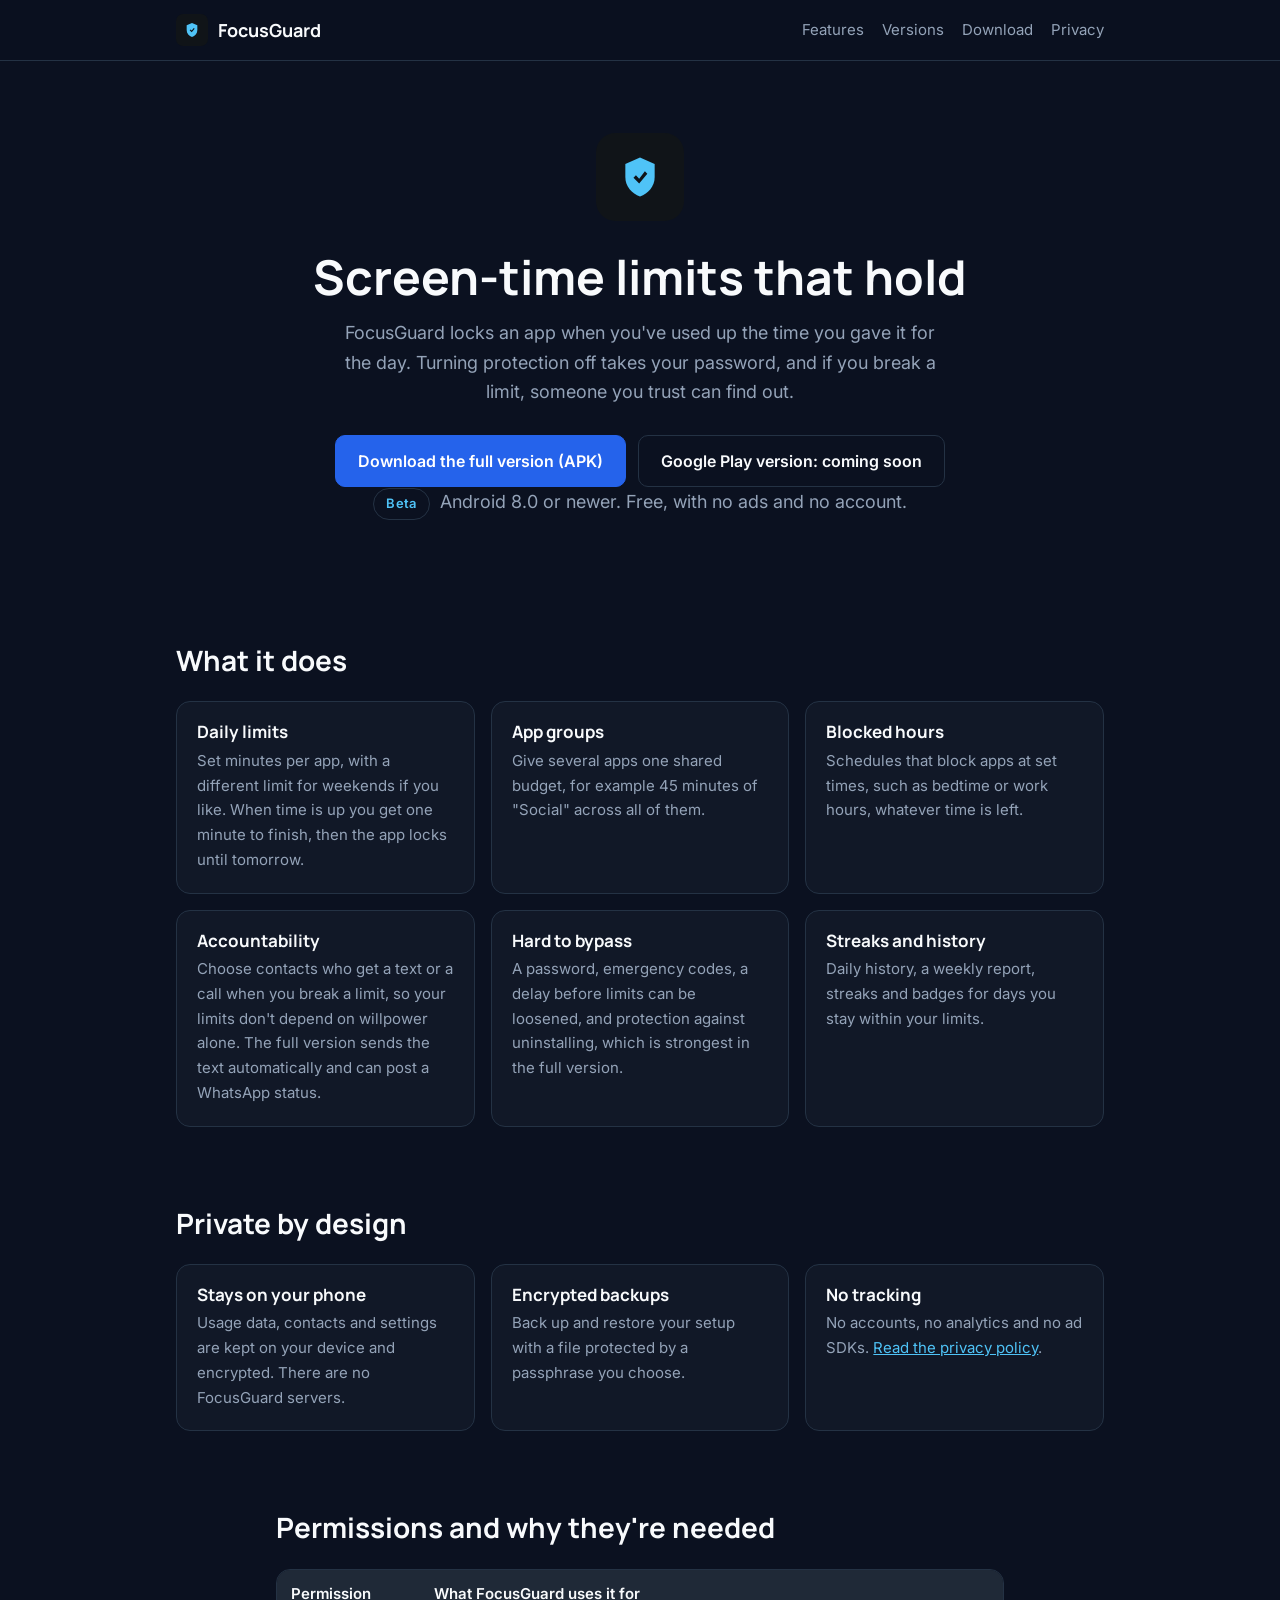
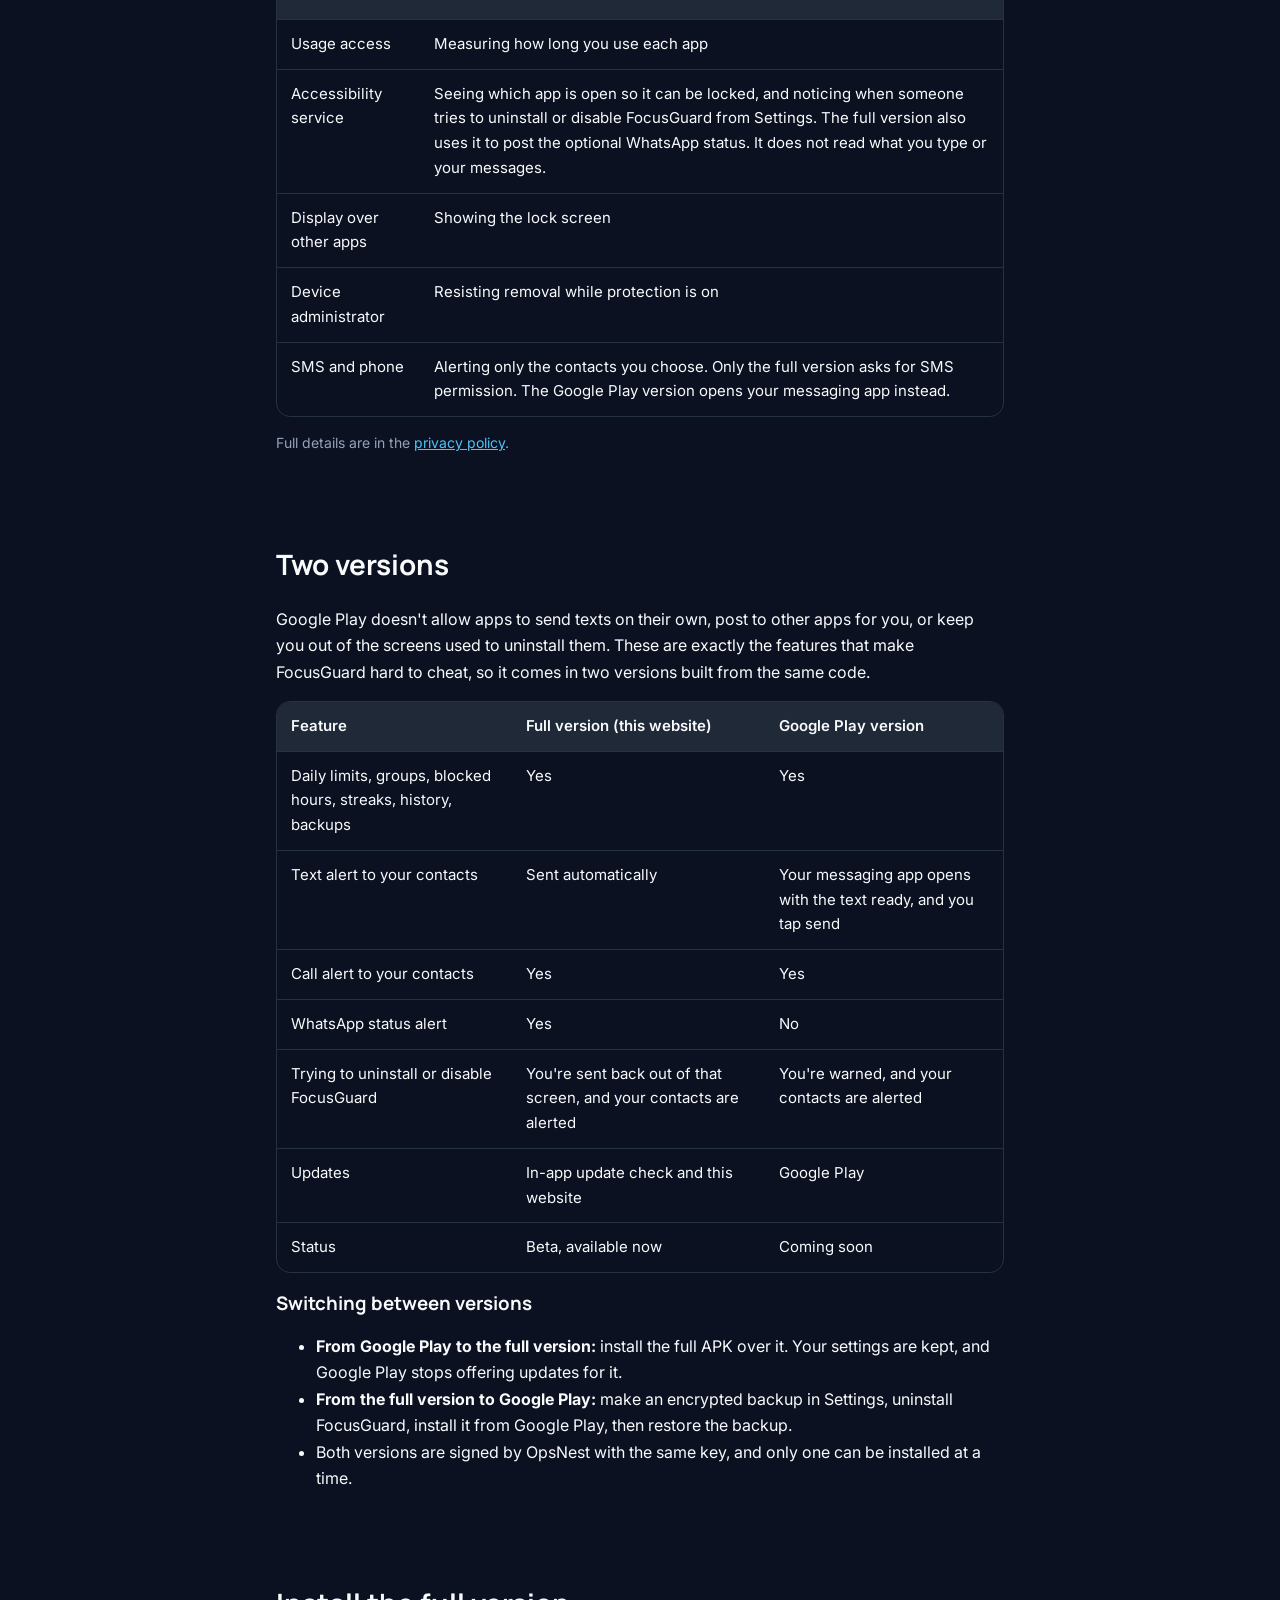
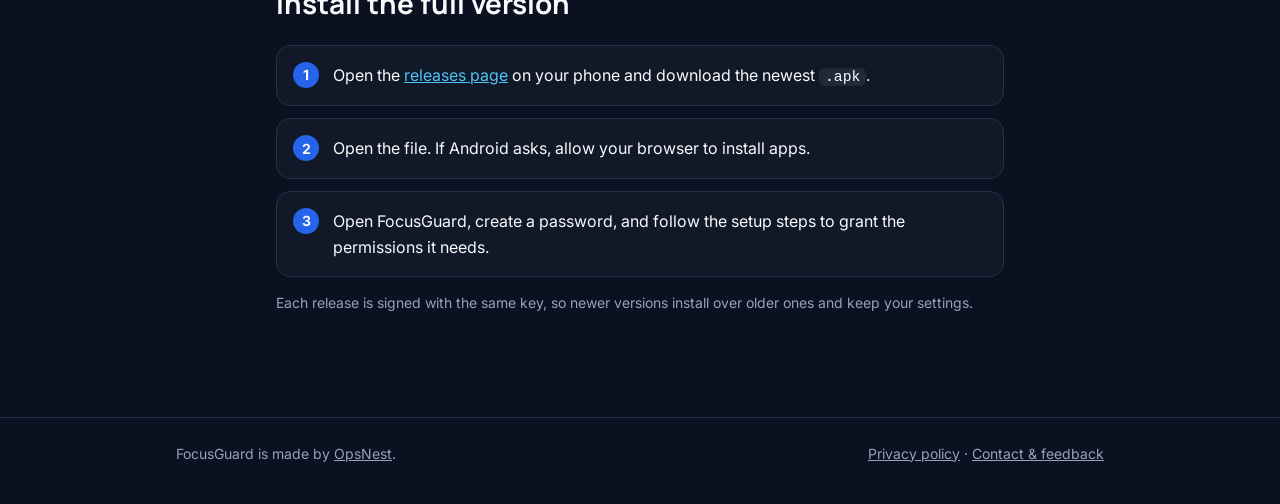
<file: site/index.html>
<!DOCTYPE html>
<html lang="en">
<head>
  <meta charset="utf-8">
  <meta name="viewport" content="width=device-width, initial-scale=1">
  <title>FocusGuard — Stick to your screen-time limits</title>
  <meta name="description" content="FocusGuard for Android: daily app limits that lock when time's up, with a friend to keep you honest. No account, no ads, no tracking.">
  <link rel="canonical" href="https://opsnest.in/focusguard/">
  <link rel="icon" href="assets/icon.svg" type="image/svg+xml">
  <meta property="og:title" content="FocusGuard by OpsNest">
  <meta property="og:description" content="Daily app limits that lock when time&#39;s up, with a friend to keep you honest.">
  <meta property="og:url" content="https://opsnest.in/focusguard/">
  <link rel="preconnect" href="https://fonts.googleapis.com">
  <link rel="preconnect" href="https://fonts.gstatic.com" crossorigin>
  <link href="https://fonts.googleapis.com/css2?family=Inter:wght@400;500;600&family=Manrope:wght@600;700;800&display=swap" rel="stylesheet">
  <link rel="stylesheet" href="styles.css">
</head>
<body>
  <header class="site-header">
    <div class="wrap">
      <a class="brand" href="./"><img src="assets/icon.svg" alt="">FocusGuard</a>
      <nav class="nav">
        <a href="#features">Features</a>
        <a href="#versions">Versions</a>
        <a href="https://github.com/opsnest-website/opsnest-focusguard-website/releases">Download</a>
        <a href="privacy/">Privacy</a>
      </nav>
    </div>
  </header>

  <main>
    <div class="hero wrap">
      <img src="assets/icon.svg" alt="FocusGuard icon">
      <h1>Screen-time limits that hold</h1>
      <p>FocusGuard locks an app when you've used up the time you gave it for the day. Turning protection off takes your password, and if you break a limit, someone you trust can find out.</p>
      <div class="actions">
        <a class="btn btn-primary" href="https://github.com/opsnest-website/opsnest-focusguard-website/releases">Download the full version (APK)</a>
        <a class="btn" href="#versions">Google Play version: coming soon</a>
      </div>
      <p class="note"><span class="badge">Beta</span> &nbsp;Android 8.0 or newer. Free, with no ads and no account.</p>
    </div>

    <section id="features">
      <div class="wrap">
        <h2>What it does</h2>
        <div class="grid">
          <div class="card"><h3>Daily limits</h3><p>Set minutes per app, with a different limit for weekends if you like. When time is up you get one minute to finish, then the app locks until tomorrow.</p></div>
          <div class="card"><h3>App groups</h3><p>Give several apps one shared budget, for example 45 minutes of "Social" across all of them.</p></div>
          <div class="card"><h3>Blocked hours</h3><p>Schedules that block apps at set times, such as bedtime or work hours, whatever time is left.</p></div>
          <div class="card"><h3>Accountability</h3><p>Choose contacts who get a text or a call when you break a limit, so your limits don't depend on willpower alone. The full version sends the text automatically and can post a WhatsApp status.</p></div>
          <div class="card"><h3>Hard to bypass</h3><p>A password, emergency codes, a delay before limits can be loosened, and protection against uninstalling, which is strongest in the full version.</p></div>
          <div class="card"><h3>Streaks and history</h3><p>Daily history, a weekly report, streaks and badges for days you stay within your limits.</p></div>
        </div>
      </div>
    </section>

    <section>
      <div class="wrap">
        <h2>Private by design</h2>
        <div class="grid">
          <div class="card"><h3>Stays on your phone</h3><p>Usage data, contacts and settings are kept on your device and encrypted. There are no FocusGuard servers.</p></div>
          <div class="card"><h3>Encrypted backups</h3><p>Back up and restore your setup with a file protected by a passphrase you choose.</p></div>
          <div class="card"><h3>No tracking</h3><p>No accounts, no analytics and no ad SDKs. <a href="privacy/">Read the privacy policy</a>.</p></div>
        </div>
      </div>
    </section>

    <section id="permissions">
      <div class="wrap narrow">
        <h2>Permissions and why they're needed</h2>
        <div class="table-scroll">
          <table>
            <thead><tr><th scope="col">Permission</th><th scope="col">What FocusGuard uses it for</th></tr></thead>
            <tbody>
              <tr><td>Usage access</td><td>Measuring how long you use each app</td></tr>
              <tr><td>Accessibility service</td><td>Seeing which app is open so it can be locked, and noticing when someone tries to uninstall or disable FocusGuard from Settings. The full version also uses it to post the optional WhatsApp status. It does not read what you type or your messages.</td></tr>
              <tr><td>Display over other apps</td><td>Showing the lock screen</td></tr>
              <tr><td>Device administrator</td><td>Resisting removal while protection is on</td></tr>
              <tr><td>SMS and phone</td><td>Alerting only the contacts you choose. Only the full version asks for SMS permission. The Google Play version opens your messaging app instead.</td></tr>
            </tbody>
          </table>
        </div>
        <p class="note">Full details are in the <a href="privacy/">privacy policy</a>.</p>
      </div>
    </section>

    <section id="versions">
      <div class="wrap narrow">
        <h2>Two versions</h2>
        <p>Google Play doesn't allow apps to send texts on their own, post to other apps for you, or keep you out of the screens used to uninstall them. These are exactly the features that make FocusGuard hard to cheat, so it comes in two versions built from the same code.</p>
        <div class="table-scroll">
          <table>
            <thead><tr><th scope="col">Feature</th><th scope="col">Full version (this website)</th><th scope="col">Google Play version</th></tr></thead>
            <tbody>
              <tr><td>Daily limits, groups, blocked hours, streaks, history, backups</td><td>Yes</td><td>Yes</td></tr>
              <tr><td>Text alert to your contacts</td><td>Sent automatically</td><td>Your messaging app opens with the text ready, and you tap send</td></tr>
              <tr><td>Call alert to your contacts</td><td>Yes</td><td>Yes</td></tr>
              <tr><td>WhatsApp status alert</td><td>Yes</td><td>No</td></tr>
              <tr><td>Trying to uninstall or disable FocusGuard</td><td>You're sent back out of that screen, and your contacts are alerted</td><td>You're warned, and your contacts are alerted</td></tr>
              <tr><td>Updates</td><td>In-app update check and this website</td><td>Google Play</td></tr>
              <tr><td>Status</td><td>Beta, available now</td><td>Coming soon</td></tr>
            </tbody>
          </table>
        </div>
        <h3>Switching between versions</h3>
        <ul>
          <li><strong>From Google Play to the full version:</strong> install the full APK over it. Your settings are kept, and Google Play stops offering updates for it.</li>
          <li><strong>From the full version to Google Play:</strong> make an encrypted backup in Settings, uninstall FocusGuard, install it from Google Play, then restore the backup.</li>
          <li>Both versions are signed by OpsNest with the same key, and only one can be installed at a time.</li>
        </ul>
      </div>
    </section>

    <section id="install">
      <div class="wrap narrow">
        <h2>Install the full version</h2>
        <ol class="steps">
          <li>Open the <a href="https://github.com/opsnest-website/opsnest-focusguard-website/releases">releases page</a> on your phone and download the newest <code>.apk</code>.</li>
          <li>Open the file. If Android asks, allow your browser to install apps.</li>
          <li>Open FocusGuard, create a password, and follow the setup steps to grant the permissions it needs.</li>
        </ol>
        <p class="note">Each release is signed with the same key, so newer versions install over older ones and keep your settings.</p>
      </div>
    </section>
  </main>

  <footer class="site-footer">
    <div class="wrap">
      <span>FocusGuard is made by <a href="https://opsnest.in/">OpsNest</a>.</span>
      <span><a href="privacy/">Privacy policy</a> · <a href="https://github.com/opsnest-website/opsnest-focusguard-website/issues">Contact &amp; feedback</a></span>
    </div>
  </footer>
</body>
</html>
</file>
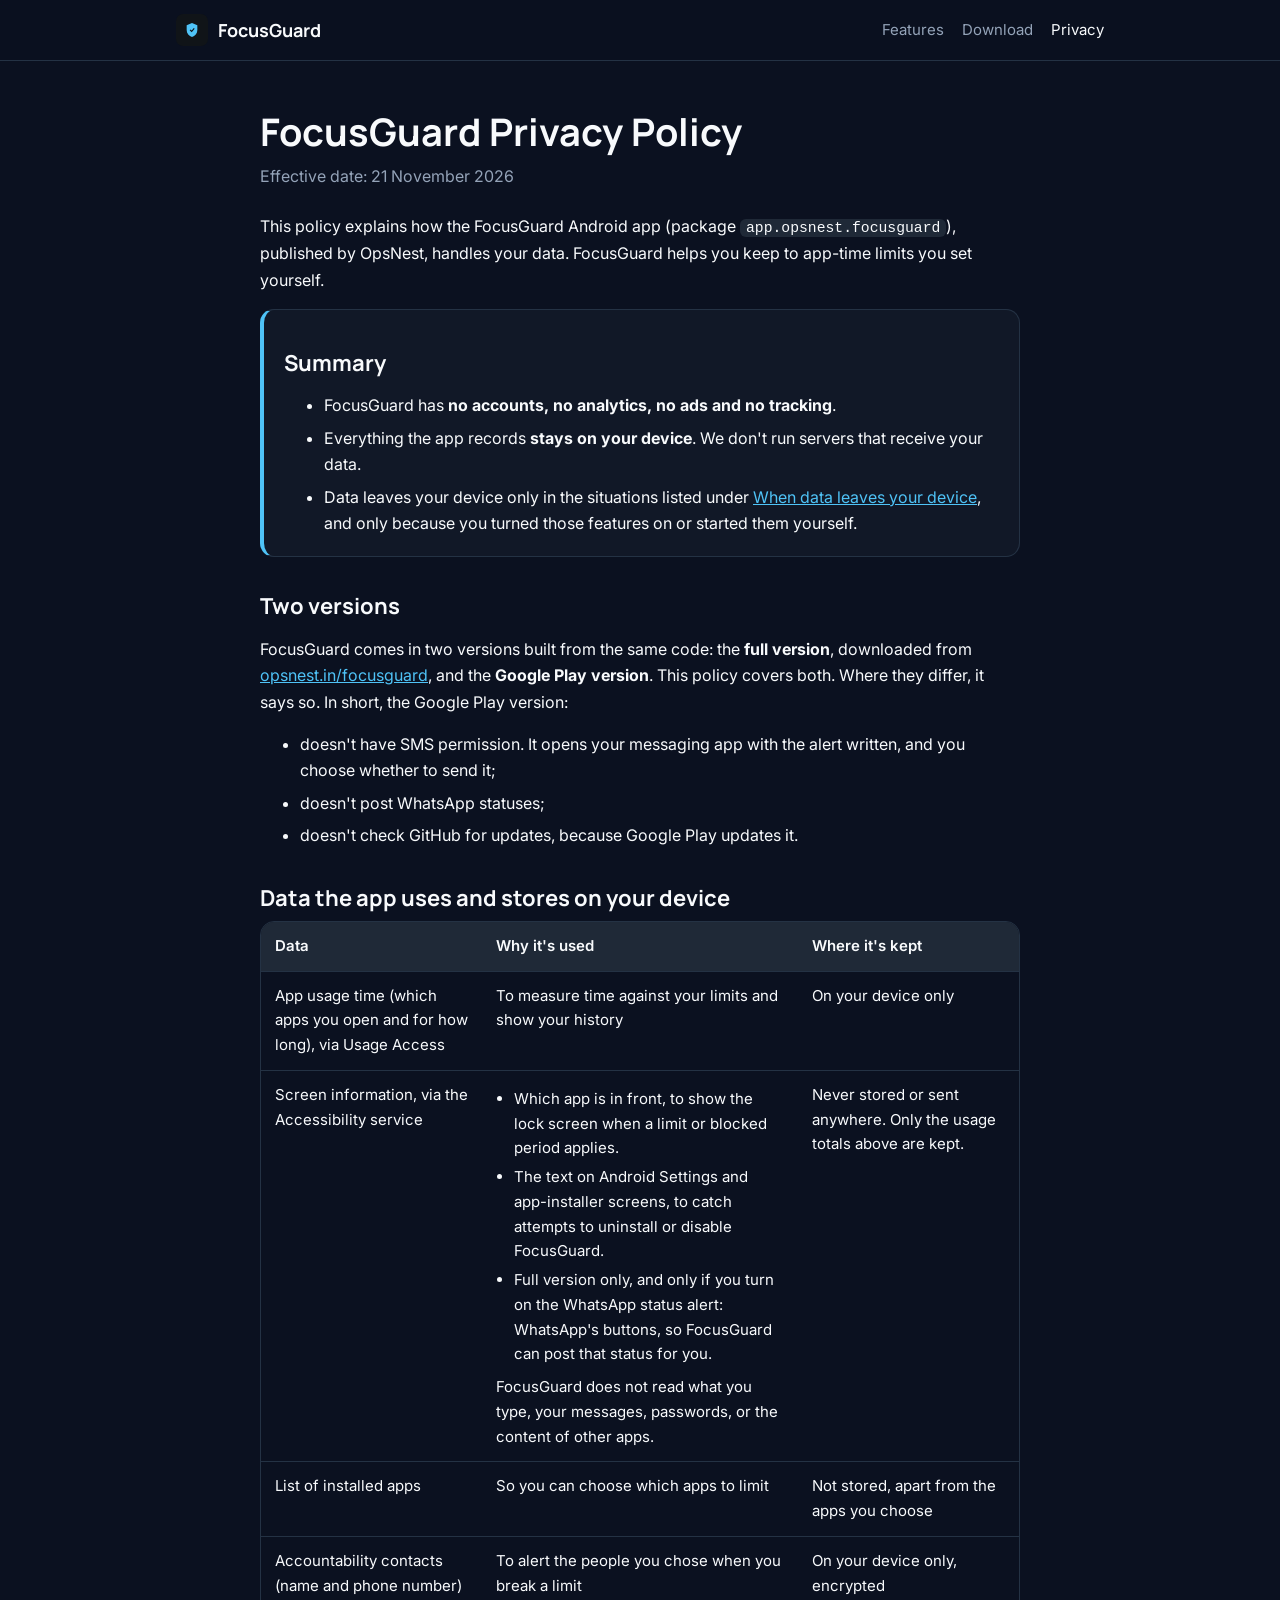
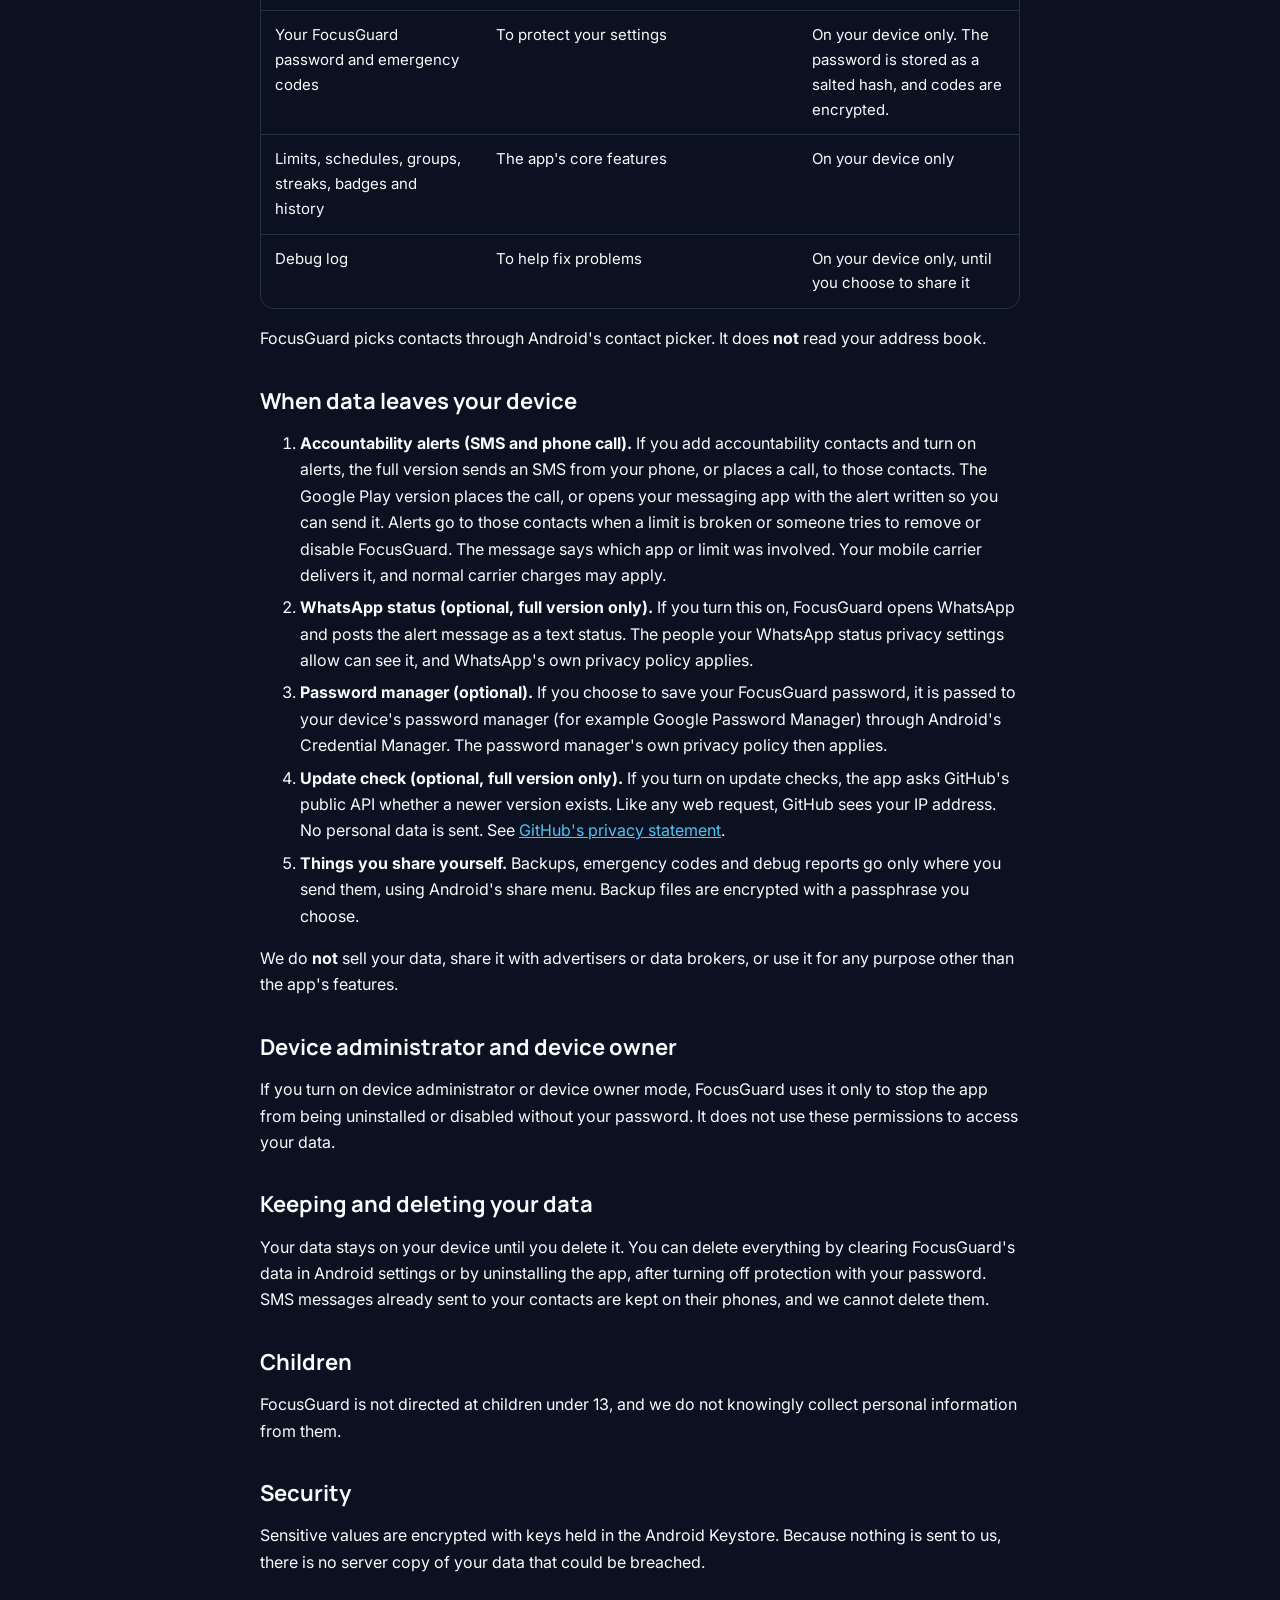
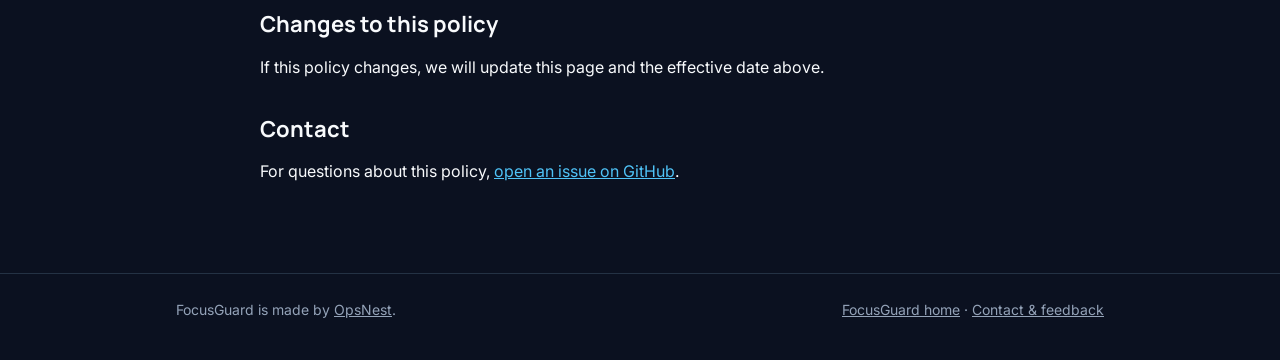
<file: site/privacy/index.html>
<!DOCTYPE html>
<html lang="en">
<head>
  <meta charset="utf-8">
  <meta name="viewport" content="width=device-width, initial-scale=1">
  <title>FocusGuard Privacy Policy</title>
  <meta name="description" content="How the FocusGuard Android app handles your data: everything stays on your device, with no accounts, analytics, ads or tracking.">
  <link rel="canonical" href="https://opsnest.in/focusguard/privacy/">
  <link rel="icon" href="../assets/icon.svg" type="image/svg+xml">
  <link rel="preconnect" href="https://fonts.googleapis.com">
  <link rel="preconnect" href="https://fonts.gstatic.com" crossorigin>
  <link href="https://fonts.googleapis.com/css2?family=Inter:wght@400;500;600&family=Manrope:wght@600;700;800&display=swap" rel="stylesheet">
  <link rel="stylesheet" href="../styles.css">
</head>
<body>
  <header class="site-header">
    <div class="wrap">
      <a class="brand" href="../"><img src="../assets/icon.svg" alt="">FocusGuard</a>
      <nav class="nav">
        <a href="../#features">Features</a>
        <a href="https://github.com/opsnest-website/opsnest-focusguard-website/releases">Download</a>
        <a href="./" aria-current="page">Privacy</a>
      </nav>
    </div>
  </header>

  <main class="doc wrap narrow">
    <h1>FocusGuard Privacy Policy</h1>
    <p class="meta">Effective date: 21 November 2026</p>

    <p>This policy explains how the FocusGuard Android app (package <code>app.opsnest.focusguard</code>), published by OpsNest, handles your data. FocusGuard helps you keep to app-time limits you set yourself.</p>

    <div class="summary">
      <h2>Summary</h2>
      <ul>
        <li>FocusGuard has <strong>no accounts, no analytics, no ads and no tracking</strong>.</li>
        <li>Everything the app records <strong>stays on your device</strong>. We don't run servers that receive your data.</li>
        <li>Data leaves your device only in the situations listed under <a href="#leaves">When data leaves your device</a>, and only because you turned those features on or started them yourself.</li>
      </ul>
    </div>

    <h2>Two versions</h2>
    <p>FocusGuard comes in two versions built from the same code: the <strong>full version</strong>, downloaded from <a href="https://opsnest.in/focusguard/">opsnest.in/focusguard</a>, and the <strong>Google Play version</strong>. This policy covers both. Where they differ, it says so. In short, the Google Play version:</p>
    <ul>
      <li>doesn't have SMS permission. It opens your messaging app with the alert written, and you choose whether to send it;</li>
      <li>doesn't post WhatsApp statuses;</li>
      <li>doesn't check GitHub for updates, because Google Play updates it.</li>
    </ul>

    <h2>Data the app uses and stores on your device</h2>
    <div class="table-scroll">
      <table>
        <thead><tr><th scope="col">Data</th><th scope="col">Why it's used</th><th scope="col">Where it's kept</th></tr></thead>
        <tbody>
          <tr><td>App usage time (which apps you open and for how long), via Usage Access</td><td>To measure time against your limits and show your history</td><td>On your device only</td></tr>
          <tr><td>Screen information, via the Accessibility service</td><td>
            <ul>
              <li>Which app is in front, to show the lock screen when a limit or blocked period applies.</li>
              <li>The text on Android Settings and app-installer screens, to catch attempts to uninstall or disable FocusGuard.</li>
              <li>Full version only, and only if you turn on the WhatsApp status alert: WhatsApp's buttons, so FocusGuard can post that status for you.</li>
            </ul>
            FocusGuard does not read what you type, your messages, passwords, or the content of other apps.</td><td>Never stored or sent anywhere. Only the usage totals above are kept.</td></tr>
          <tr><td>List of installed apps</td><td>So you can choose which apps to limit</td><td>Not stored, apart from the apps you choose</td></tr>
          <tr><td>Accountability contacts (name and phone number)</td><td>To alert the people you chose when you break a limit</td><td>On your device only, encrypted</td></tr>
          <tr><td>Your FocusGuard password and emergency codes</td><td>To protect your settings</td><td>On your device only. The password is stored as a salted hash, and codes are encrypted.</td></tr>
          <tr><td>Limits, schedules, groups, streaks, badges and history</td><td>The app's core features</td><td>On your device only</td></tr>
          <tr><td>Debug log</td><td>To help fix problems</td><td>On your device only, until you choose to share it</td></tr>
        </tbody>
      </table>
    </div>
    <p>FocusGuard picks contacts through Android's contact picker. It does <strong>not</strong> read your address book.</p>

    <h2 id="leaves">When data leaves your device</h2>
    <ol>
      <li><strong>Accountability alerts (SMS and phone call).</strong> If you add accountability contacts and turn on alerts, the full version sends an SMS from your phone, or places a call, to those contacts. The Google Play version places the call, or opens your messaging app with the alert written so you can send it. Alerts go to those contacts when a limit is broken or someone tries to remove or disable FocusGuard. The message says which app or limit was involved. Your mobile carrier delivers it, and normal carrier charges may apply.</li>
      <li><strong>WhatsApp status (optional, full version only).</strong> If you turn this on, FocusGuard opens WhatsApp and posts the alert message as a text status. The people your WhatsApp status privacy settings allow can see it, and WhatsApp's own privacy policy applies.</li>
      <li><strong>Password manager (optional).</strong> If you choose to save your FocusGuard password, it is passed to your device's password manager (for example Google Password Manager) through Android's Credential Manager. The password manager's own privacy policy then applies.</li>
      <li><strong>Update check (optional, full version only).</strong> If you turn on update checks, the app asks GitHub's public API whether a newer version exists. Like any web request, GitHub sees your IP address. No personal data is sent. See <a href="https://docs.github.com/site-policy/privacy-policies/github-general-privacy-statement">GitHub's privacy statement</a>.</li>
      <li><strong>Things you share yourself.</strong> Backups, emergency codes and debug reports go only where you send them, using Android's share menu. Backup files are encrypted with a passphrase you choose.</li>
    </ol>
    <p>We do <strong>not</strong> sell your data, share it with advertisers or data brokers, or use it for any purpose other than the app's features.</p>

    <h2>Device administrator and device owner</h2>
    <p>If you turn on device administrator or device owner mode, FocusGuard uses it only to stop the app from being uninstalled or disabled without your password. It does not use these permissions to access your data.</p>

    <h2>Keeping and deleting your data</h2>
    <p>Your data stays on your device until you delete it. You can delete everything by clearing FocusGuard's data in Android settings or by uninstalling the app, after turning off protection with your password. SMS messages already sent to your contacts are kept on their phones, and we cannot delete them.</p>

    <h2>Children</h2>
    <p>FocusGuard is not directed at children under 13, and we do not knowingly collect personal information from them.</p>

    <h2>Security</h2>
    <p>Sensitive values are encrypted with keys held in the Android Keystore. Because nothing is sent to us, there is no server copy of your data that could be breached.</p>

    <h2>Changes to this policy</h2>
    <p>If this policy changes, we will update this page and the effective date above.</p>

    <h2>Contact</h2>
    <p>For questions about this policy, <a href="https://github.com/opsnest-website/opsnest-focusguard-website/issues">open an issue on GitHub</a>.</p>
  </main>

  <footer class="site-footer">
    <div class="wrap">
      <span>FocusGuard is made by <a href="https://opsnest.in/">OpsNest</a>.</span>
      <span><a href="../">FocusGuard home</a> · <a href="https://github.com/opsnest-website/opsnest-focusguard-website/issues">Contact &amp; feedback</a></span>
    </div>
  </footer>
</body>
</html>
</file>
<file: site/styles.css>
/* FocusGuard website — matches the OpsNest palette (opsnest.in). */
:root {
  --background: #0b1120;
  --surface: #111827;
  --surface-light: #1f2937;
  --border: #243244;
  --primary: #2563eb;
  --primary-hover: #1d4ed8;
  --accent: #4fc3f7;
  --text: #f8fafc;
  --text-muted: #94a3b8;
  --radius: 14px;
  color-scheme: dark;
}

* { box-sizing: border-box; }

html { -webkit-text-size-adjust: 100%; }

body {
  margin: 0;
  background: var(--background);
  color: var(--text);
  font: 16px/1.65 "Inter", system-ui, -apple-system, "Segoe UI", Roboto, sans-serif;
}

h1, h2, h3 { font-family: "Manrope", "Inter", system-ui, sans-serif; line-height: 1.2; }

a { color: var(--accent); }
a:hover { color: #81d4fa; }

.wrap { max-width: 960px; margin: 0 auto; padding: 0 16px; }
.narrow { max-width: 760px; }

/* Header */
.site-header {
  border-bottom: 1px solid var(--border);
  background: rgba(11, 17, 32, .9);
  position: sticky; top: 0; z-index: 10;
  backdrop-filter: blur(8px);
}
.site-header .wrap { display: flex; align-items: center; justify-content: space-between; gap: 12px; height: 60px; }
.brand { display: flex; align-items: center; gap: 10px; color: var(--text); text-decoration: none; font: 700 18px "Manrope", sans-serif; }
.brand img { width: 32px; height: 32px; }
.nav { display: flex; gap: 18px; font-size: 15px; }
.nav a { color: var(--text-muted); text-decoration: none; }
.nav a:hover, .nav a[aria-current="page"] { color: var(--text); }

/* Hero */
.hero { padding: 72px 0 56px; text-align: center; }
.hero img { width: 88px; height: 88px; }
.hero h1 { font-size: clamp(32px, 6vw, 48px); margin: 20px 0 12px; }
.hero p { color: var(--text-muted); font-size: 18px; max-width: 620px; margin: 0 auto 28px; }
.badge {
  display: inline-block; font-size: 13px; font-weight: 600; letter-spacing: .02em;
  color: var(--accent); border: 1px solid var(--border); border-radius: 999px; padding: 4px 12px;
}
.actions { display: flex; flex-wrap: wrap; gap: 12px; justify-content: center; }
.btn {
  display: inline-block; padding: 12px 22px; border-radius: 10px; font-weight: 600;
  text-decoration: none; border: 1px solid var(--border); color: var(--text);
}
.btn-primary { background: var(--primary); border-color: var(--primary); color: #fff; }
.btn-primary:hover { background: var(--primary-hover); color: #fff; }
.btn:not(.btn-primary):hover { background: var(--surface-light); color: var(--text); }
.note { color: var(--text-muted); font-size: 14px; margin-top: 14px; }

/* Features */
section { padding: 40px 0; }
section > .wrap > h2 { font-size: 28px; margin: 0 0 24px; }
.grid { display: grid; grid-template-columns: repeat(auto-fit, minmax(240px, 1fr)); gap: 16px; }
.card { background: var(--surface); border: 1px solid var(--border); border-radius: var(--radius); padding: 20px; }
.card h3 { margin: 0 0 6px; font-size: 17px; }
.card p { margin: 0; color: var(--text-muted); font-size: 15px; }

.steps { counter-reset: step; list-style: none; padding: 0; margin: 0; display: grid; gap: 12px; }
.steps li { counter-increment: step; background: var(--surface); border: 1px solid var(--border); border-radius: var(--radius); padding: 16px 16px 16px 56px; position: relative; }
.steps li::before {
  content: counter(step); position: absolute; left: 16px; top: 16px;
  width: 26px; height: 26px; border-radius: 50%; background: var(--primary);
  display: grid; place-items: center; font-weight: 700; font-size: 14px;
}

/* Policy page */
.doc { padding: 48px 0 24px; }
.doc h1 { font-size: clamp(28px, 5vw, 38px); margin: 0 0 8px; }
.doc h2 { font-size: 22px; margin: 36px 0 10px; }
.doc .meta { color: var(--text-muted); margin: 0 0 24px; }
.doc li { margin: 6px 0; }
.doc td ul { margin: 0 0 8px; padding-left: 18px; }
.doc td li { margin: 4px 0; }
.summary { background: var(--surface); border: 1px solid var(--border); border-left: 4px solid var(--accent); border-radius: var(--radius); padding: 4px 20px; }
.table-scroll { overflow-x: auto; border: 1px solid var(--border); border-radius: var(--radius); }
table { width: 100%; border-collapse: collapse; font-size: 15px; min-width: 560px; }
th, td { text-align: left; vertical-align: top; padding: 12px 14px; border-bottom: 1px solid var(--border); }
th { background: var(--surface-light); font-weight: 600; }
tr:last-child td { border-bottom: 0; }
code { background: var(--surface-light); padding: 1px 6px; border-radius: 6px; font-size: .92em; }

/* Footer */
.site-footer { border-top: 1px solid var(--border); margin-top: 48px; padding: 24px 0 40px; color: var(--text-muted); font-size: 14px; }
.site-footer .wrap { display: flex; flex-wrap: wrap; gap: 8px 20px; justify-content: space-between; }
.site-footer a { color: var(--text-muted); }

@media (max-width: 520px) {
  .nav { gap: 12px; font-size: 14px; }
  .hero { padding: 48px 0 40px; }
}
</file>
